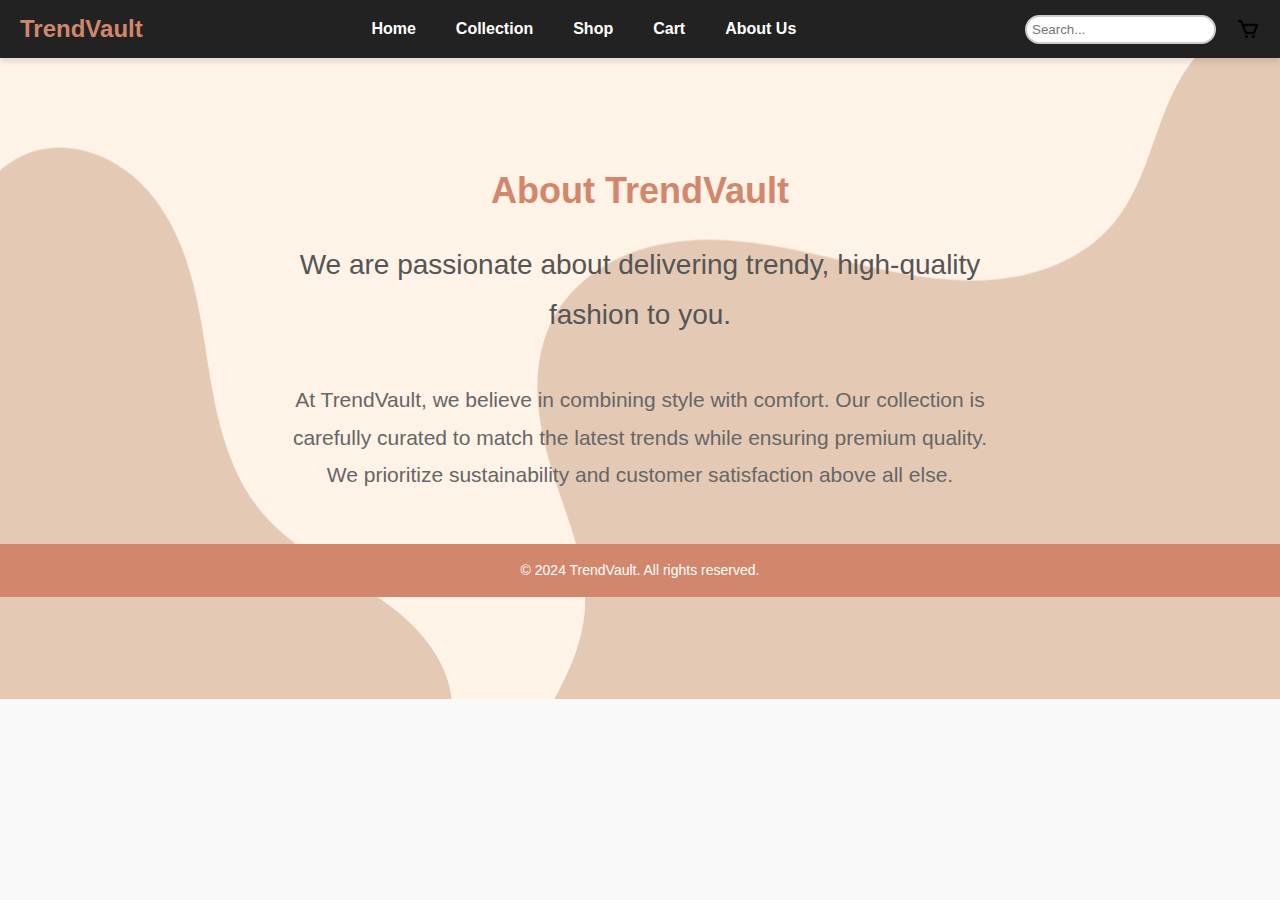
<file: about.html>
<!DOCTYPE html>
<html lang="en">
<head>
    <meta charset="UTF-8">
    <meta name="viewport" content="width=device-width, initial-scale=1.0">
    <title>About Us - TrendVault</title>
    <link rel="stylesheet" href="styles.css">
</head>
<body>
    <header>
        <div class="logo">TrendVault</div>
        <nav>
            <a href="index.html">Home</a>
            <a href="collection.html">Collection</a>  
            <a href="shop.html">Shop</a>
            <a href="cart.html">Cart</a>
             <a href="about.html">About Us</a>
             
        </nav>
        <div class="cart">
            <input type="text" placeholder="Search...">
            <img src="cart-regular-24.png" alt="Cart" width="24">
        </div>
    </header>

    <main class="about">
        <h1 class="page-title">About TrendVault</h1>
        <p class="description">We are passionate about delivering trendy, high-quality fashion to you.</p>
        <p>At TrendVault, we believe in combining style with comfort. Our collection is carefully curated to match the latest trends while ensuring premium quality. We prioritize sustainability and customer satisfaction above all else.</p>
    </main>

    <footer class="footer">
        <p>&copy; 2024 TrendVault. All rights reserved.</p>
            </footer>
            <script src="script.js"></script>
</body>
</html>
</file>
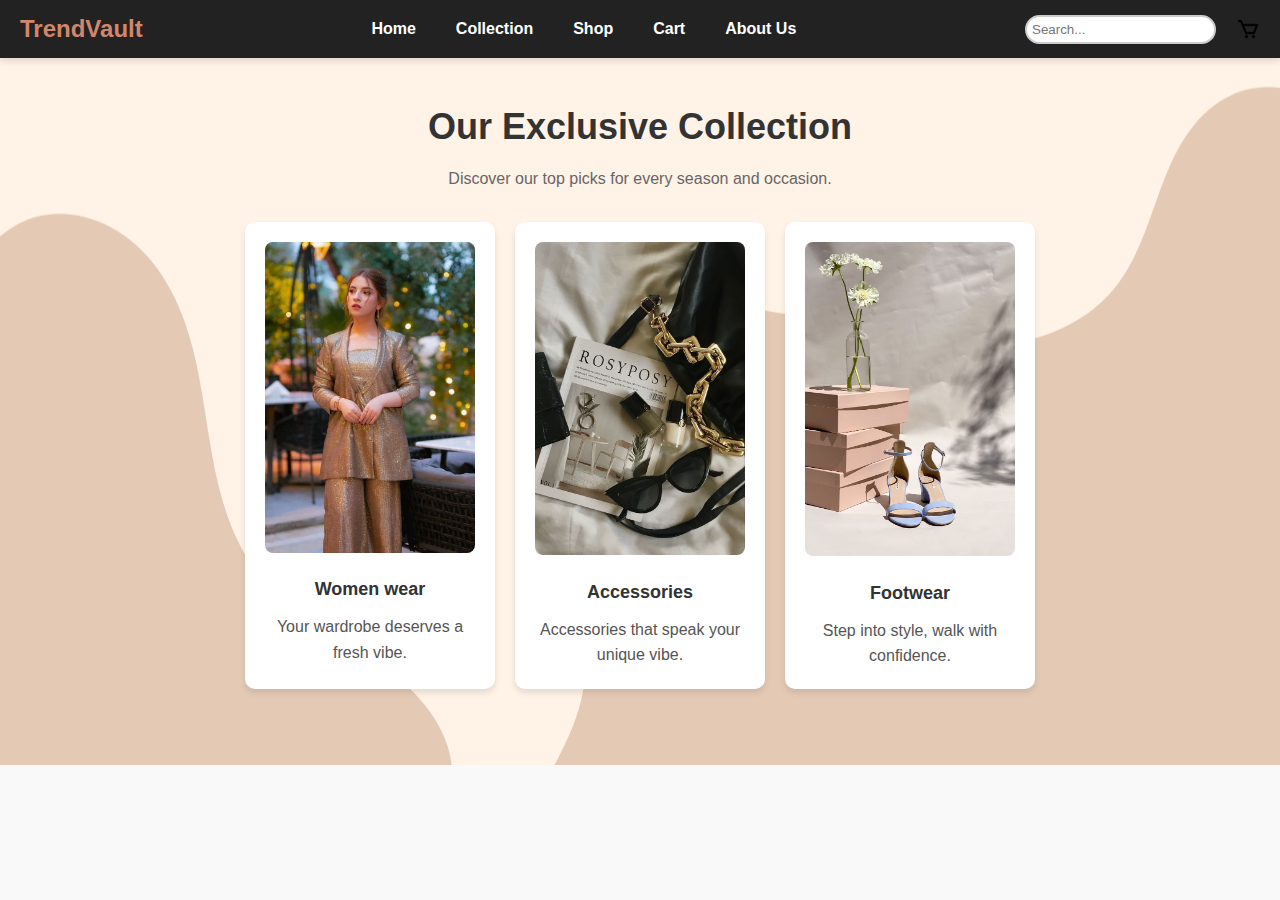
<file: collection.html>
<!DOCTYPE html>
<html lang="en">
<head>
    <meta charset="UTF-8">
    <meta name="viewport" content="width=device-width, initial-scale=1.0">
    <title>Collection - TrendVault</title>
    <link rel="stylesheet" href="styles.css">
</head>
<body>
    <header>
        <div class="logo">TrendVault</div>
        <nav>
            <a href="index.html">Home</a>
            <a href="collection.html">Collection</a>  
            <a href="shop.html">Shop</a>
            <a href="cart.html">Cart</a>
             <a href="about.html">About Us</a>
             
        </nav>
        <div class="cart">
            <input type="text" placeholder="Search...">
            <img src="cart-regular-24.png" alt="Cart" width="24">
        </div>
    </header>

    <main class="shop">
        <h1 class="page-title">Our Exclusive Collection</h1>
        <p class="description">Discover our top picks for every season and occasion.</p>
        <div class="product-grid">
            <div class="product-item">
                <img src="collection3 - Copy.jpg" alt="Women wears">
                <h2>Women wear</h2>
                <p>Your wardrobe deserves a fresh vibe.</p>
            </div>
            <div class="product-item">
                <img src="collection2.jpg" alt="Accessories">
                <h2>Accessories</h2>
                <p>Accessories that speak your unique vibe.</p>
            </div>
            <div class="product-item">
                <img src="collection 3.jpg" alt="Footwear">
                <h2>Footwear</h2>
                <p>Step into style, walk with confidence.</p>
            </div>
        </div>
    </main>
    <script src="script.js"></script>
</body>
</html>
</file>
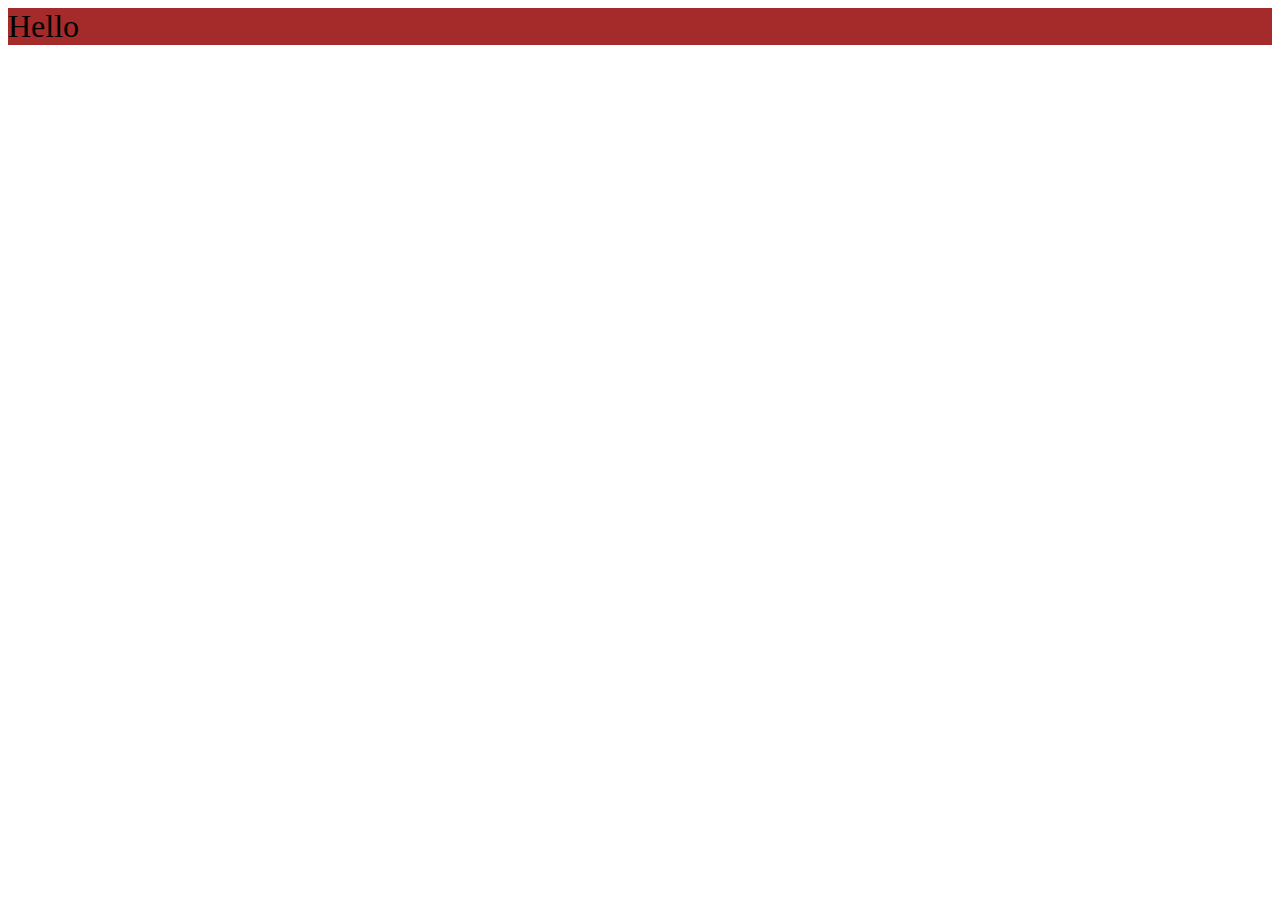
<file: dummy.html>
<!DOCTYPE html>
<html lang="en">

<head>
    <meta charset="UTF-8">
    <meta name="viewport" content="width=device-width, initial-scale=1.0">
    <title>Document</title>
    <style>
        .hr {
            font-size: xx-large;
            background-color: blue;
        }

        @media (min-width: 600px) {
            .hr {
                background-color: brown;
            }
        }
    </style>
</head>

<body>
    <div class="hr">
        Hello
    </div>
</body>

</html>
</file>
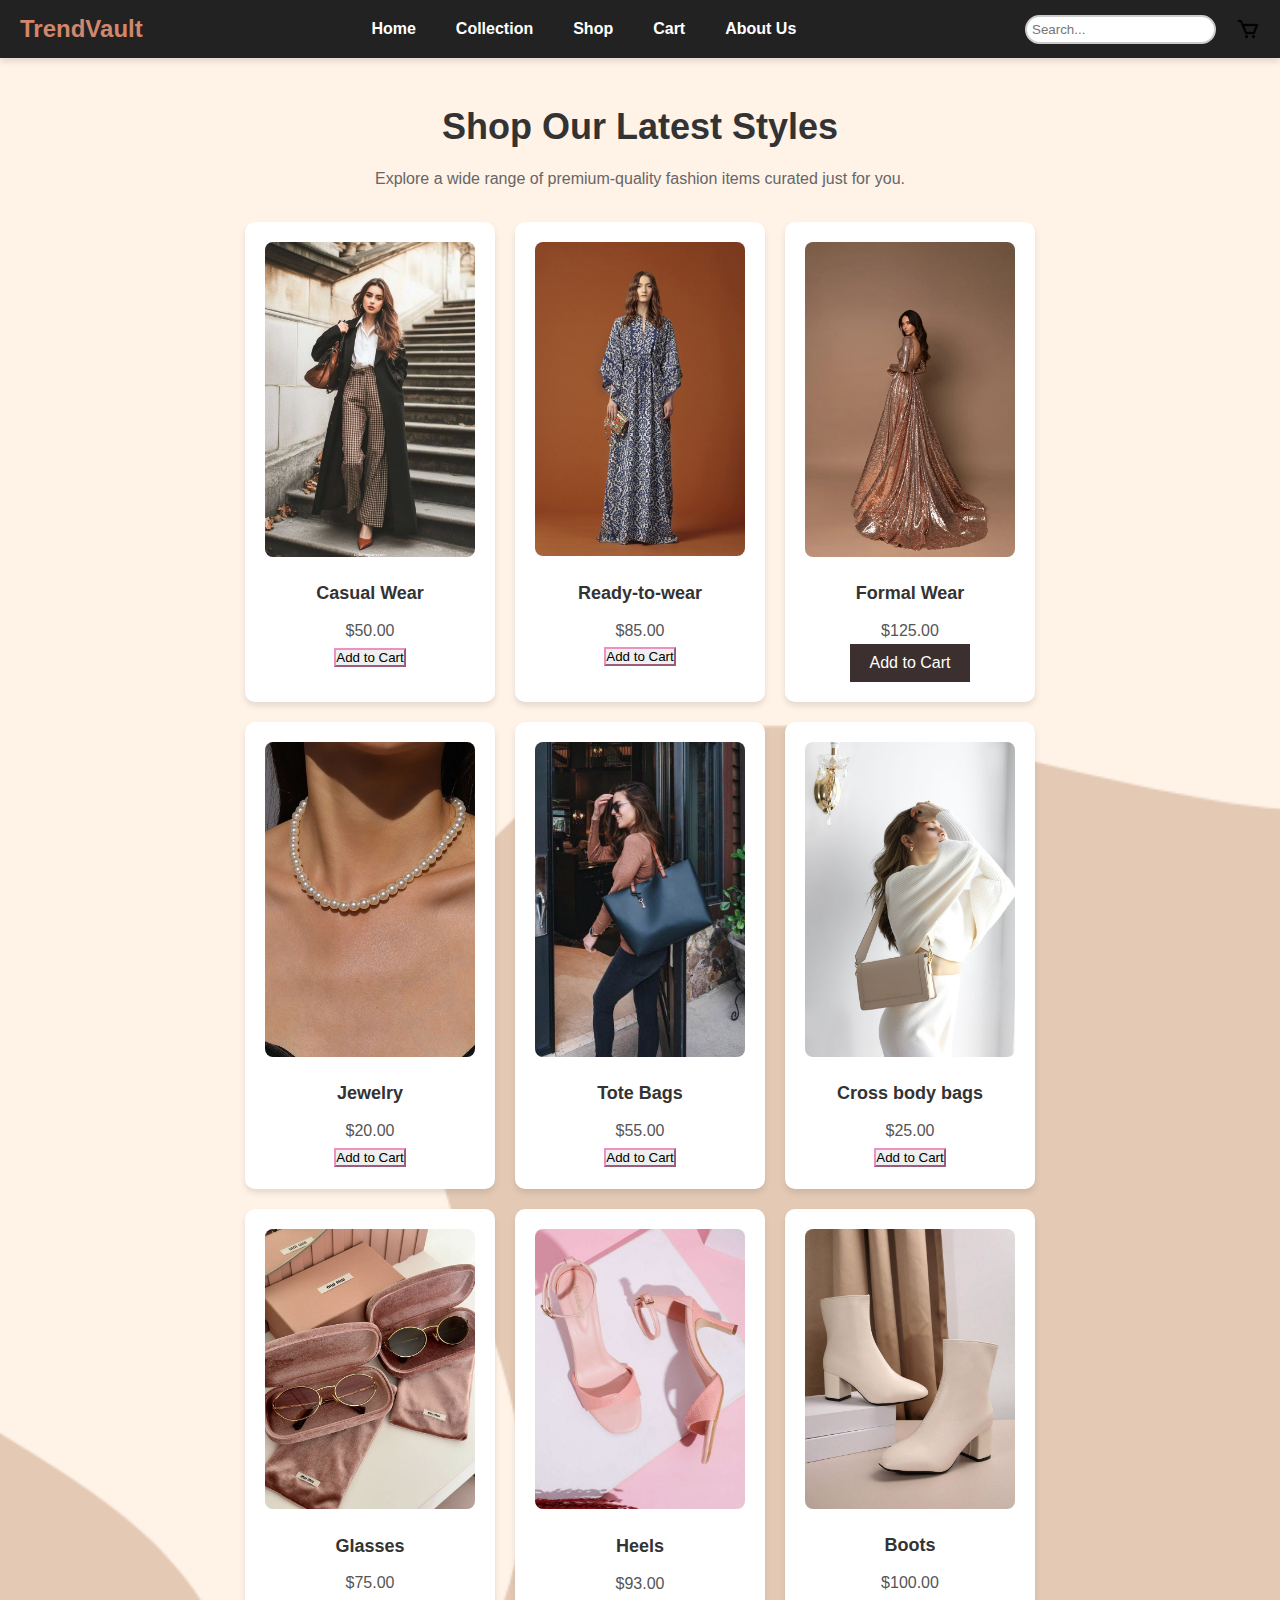
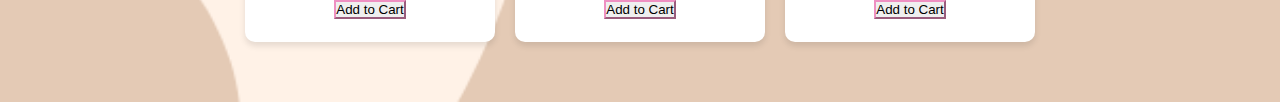
<file: shop.html>
<!DOCTYPE html>
<html lang="en">
<head>
    <meta charset="UTF-8">
    <meta name="viewport" content="width=device-width, initial-scale=1.0">
    <title>Shop - TrendVault</title>
    <link rel="stylesheet" href="styles.css">
</head>
<body>
    <header>
        <div class="logo">TrendVault</div>
        <nav>
            <a href="index.html">Home</a>
            <a href="collection.html">Collection</a>  
            <a href="shop.html">Shop</a>
            <a href="cart.html">Cart</a>
            <a href="about.html">About Us</a>
            
        </nav>
        <div class="cart">
            <input type="text" placeholder="Search...">
            <img src="cart-regular-24.png" alt="Cart" width="24">
            
        </div>
    </header>

    <main class="shop">
        <h1 class="page-title">Shop Our Latest Styles</h1>
        <p class="description">Explore a wide range of premium-quality fashion items curated just for you.</p>
        <div class="product-grid">
            <div class="product-item">
                <img src="product.1.jpeg" alt="Casual Wear">
                <h2>Casual Wear</h2>
                <p>$50.00</p>
                <button class="add-to-cart-btn" data-name="Casual Wear" data-price="50" data-image="product.1.jpg">Add to Cart</button>
            </div>
            <div class="product-item">
                <img src="product 4.jpg" alt="Ready-to-wear">
                <h2>Ready-to-wear</h2>
                <p>$85.00</p>
                <button class="add-to-cart-btn"  data-name="Ready-to-wear " data-price="85" data-image="product 4.jpg">Add to Cart</button>
            </div>
            <div class="product-item">
                <img src="product 3.jpeg" alt="Formal Wear">
                <h2>Formal Wear</h2>
                <p>$125.00</p>
                <button class="add-to-cart-btn btn btn-success"  data-name="Formal Wear" data-price="125" data-image="product 3.jpg">Add to Cart</button>
             </div>
            <div class="product-item">
                <img src="product 2.jpeg" alt="Jewelry">
                <h2>Jewelry</h2>
                <p>$20.00</p>
                <button class="add-to-cart-btn"  data-name="Jewelry" data-price="20" data-image="product 2.jpg">Add to Cart</button>
             </div>
             <div class="product-item">
                <img src="product 5.jpg" alt="Tote-Bags">
                <h2>Tote Bags</h2>
                <p>$55.00</p>
                <button class="add-to-cart-btn"  data-name="Tote Bags" data-price="55" data-image="product 5.jpg">Add to Cart</button>
             </div>
             <div class="product-item">
                <img src="product 6.jpg" alt="Cross body-Bags">
                <h2>Cross body bags</h2>
                <p>$25.00</p>
                <button class="add-to-cart-btn" data-name="Cross body bags" data-price="25" data-image="product 6.jpg">Add to Cart</button>
             </div>
             <div class="product-item">
                <img src="product 7.jpg" alt="glasses">
                <h2>Glasses</h2>
                <p>$75.00</p>
                <button class="add-to-cart-btn" data-name="Glasses" data-price="75" data-image="product 7.jpg">Add to Cart</button>
             </div>
             <div class="product-item">
                <img src="Heels.jpg" alt="Sandles">
                <h2>Heels</h2>
                <p>$93.00</p>
                <button class="add-to-cart-btn" data-name="Heels" data-price="93" data-image="Heels.jpg">Add to Cart</button>
             </div>
             <div class="product-item">
                <img src="product.9.jpg" alt="Boots">
                <h2>Boots</h2>
                <p>$100.00</p>
                <button class="add-to-cart-btn" data-name="Boots" data-price="100" data-image="product.9.jpg">Add to Cart</button>
             </div>
         <div>

           
    </main>
    <script src="script.js"></script>
</body>
</html>
</file>
<file: styles.css>
/* styles.css */
* {
    margin: 0;
    padding: 0;
    box-sizing: border-box;
    border-color: #ee90c2;
}

body {
    font-family: Arial, sans-serif;
    background-color: #f9f6f3;
}
header {
    display: flex;
    justify-content: space-between;
    align-items: center;
    padding: 20px 40px;
    background-color: #f4e3d7;
    box-shadow: 0 4px 6px rgba(0, 0, 0, 0.1);
}

header .logo {
    font-size: 24px;
    font-weight: bold;
    color: #d2876d;
}

header nav {
    display: flex;
    gap: 20px;
}

header nav a {
    text-decoration: none;
    color: #333;
    font-size: 16px;
    font-weight: 600;
    transition: color 0.3s ease;
}

header nav a:hover {
    color: #d2876d;
}

header .cart {
    display: flex;
    align-items: center;
    gap: 10px;
}

header .cart input {
    border: 2px solid #ccc;
    border-radius: 20px;
    padding: 8px 12px;
    outline: none;
    transition: border-color 0.3s ease;
}

header .cart input:focus {
    border-color: #d2876d;
}

header .cart img {
    cursor: pointer;
}



@media (max-width: 768px) {
   .nbr{
    display: none !important;
   }
   .kkuchbi{
    display: flex;
    flex-direction: column;
    align-items: center;
    justify-content: center;
   }
   .brand-name{
    padding-top: 20px;
   font-size: 35px !important;
   }
   .content h1{
    font-size: 20px !important;
   }
   .content p{
    text-align: center !important;
   }
   .inpf{
    display: none !important;
   }

  }


main {
    display: flex;
    justify-content: space-between;
    padding: 40px;
}

.image-grid {
    border: 3px solid #f3cdc1;
    padding: 10px;
    background-color: #fff;
    
}
.hello{
    width: 30% !important;
    height: 20vh !important;
}
.hello:hover{
    width: 35% !important;
    height: 25vh !important;
}

.image-grid img {
    width: 100%;
    height:auto;
    display: block;

}
.content {
    max-width: 50%;
    display: flex;
    flex-direction: column;
    
}
.brand-name {
    font-size: 58px;
    font-family: Georgia, 'Times New Roman', Times, serifS;
    font-weight: bold;
    color: #3b2f2f;
    text-align: center;
    margin-bottom: 20px;
}
.content h1 {
    font-size: 36px;
    font-family: 'Segoe UI', Tahoma, Geneva, Verdana, sans-seri;
    color: #3b2f2f;
}

.content p {
    font-size: 18px;
    color: #6c6c6c;
}

.btn {
    padding: 10px 20px;
    background-color: #3b2f2f;
    color: #fff;
    border: none;
    cursor: pointer;
    font-size: 16px;
    text-align: center;
}

.btn:hover {
    background-color: #6c6c6c;
}

body {
 background-image: url('bg-color.png');
    background-size: cover;
    background-repeat: no-repeat;
   background-position: center;
}




/* Main Section */
.shop {
    display: flex;
    flex-direction: column;
    align-items: center;
    text-align: center;
    padding: 40px;
}

.page-title, .description {
    margin: 0;
}

.page-title {
    font-size: 36px;
    font-weight: bold;
    margin-bottom: 10px;
}

.description {
    font-size: 16px;
    color: #666;
    margin-bottom: 30px;
}

/* Product Grid */
.product-grid {
    display:grid;
    grid-template-columns: repeat(3, 1fr);
    justify-content: center;
    gap: 20px;
}

.product-item {
    background-color: #fff;
    border-radius: 10px;
    box-shadow: 0 4px 6px rgba(0, 0, 0, 0.1);
    text-align: center;
    padding: 20px;
    width: 250px;
}

.product-item img {
    width: 100%;
    height: auto;
    border-radius: 8px;
}

.product-item h2 {
    font-size: 18px;
    font-weight: bold;
    margin-top: 15px;
    margin-bottom: 10px;
}

.product-item p {
    font-size: 16px;
    color: #555;
}


/* General Reset */
* {
    margin: 0;
    padding: 0;
    box-sizing: border-box;
}

body {
    font-family: 'Arial', sans-serif;
    line-height: 1.6;
    color: #333;
    background-color: #fdf6f0;
    padding: 0;
    margin: 0;
}

/* Header Styles */


/* Main Content Styles */
main.about {
    margin-top: 5%;
    display: flex;
    flex-direction: column;
    align-items: center;
    text-align: center;
    padding: 40px;
}

.about .page-title {
    font-size: px;
    font-weight: bold;
    color: #d2876d;
    text-align: center;
}

.about .description {
    font-size: 28px;
    color: #555;
    margin-bottom: 30px;
    max-width: 700px;
    margin-left: auto;
    margin-right: auto;
    text-align: center;
}

.about p {
    font-size: 21px;
    color: #666;
    max-width: 700px;
    margin: 10px auto;
    line-height: 1.8;
    text-align: center;
}


footer {
    background-color: #d2876d;
    color: #fff;
    text-align: center;
    padding: 15px 0;
    font-size: 14px;
}


/* cart.css */
body {
    font-family: Arial, sans-serif;
    margin: 0;
    padding: 0;
    background-color: #f9f9f9;
    color: #333;
}

header {
    display: flex;
    justify-content: space-between;
    align-items: center;
    padding: 10px 20px;
    background-color: #222;
    color: #fff;
}

header .logo {
    font-size: 1.5em;
    font-weight: bold;
}

header nav a {
    color: #fff;
    text-decoration: none;
    margin: 0 10px;
}

header nav a:hover {
    text-decoration: underline;
}

header .cart {
    display: flex;
    align-items: center;
}

header .cart input {
    padding: 5px;
    margin-right: 10px;
}

main {
    padding: 20px;
}

main h1 {
    text-align: center;
    margin: 20px 0;
    font-size: 2em;
    font-weight: bold;
}

.cart-items {
    display: flex;
    flex-direction: column;
    gap: 20px;
    margin-bottom: 20px;
}

.cart-item {
    display: flex;
    align-items: center;
    background-color: #fff;
    padding: 15px;
    border: 1px solid #ddd;
    border-radius: 5px;
}

.cart-item img {
    width: 100px;
    height: 100px;
    object-fit: cover;
    margin-right: 20px;
}

.cart-item .item-details {
    flex-grow: 1;
}

.cart-item .remove-btn {
    background-color: #e74c3c;
    color: #fff;
    border: none;
    padding: 10px 15px;
    border-radius: 5px;
    cursor: pointer;
}

.cart-item .remove-btn:hover {
    background-color: #c0392b;
}

.cart-summary {
    background-color: #fff;
    padding: 20px;
    border: 1px solid #ddd;
    border-radius: 5px;
    text-align: center;
}

.cart-summary h2 {
    margin-bottom: 20px;
}

.cart-summary p {
    margin: 10px 0;
}

.cart-summary .checkout-btn {
    background-color: #27ae60;
    color: #fff;
    border: none;
    padding: 15px 20px;
    border-radius: 5px;
    cursor: pointer;
}

.cart-summary .checkout-btn:hover {
    background-color: #1e8449;
}
</file>
